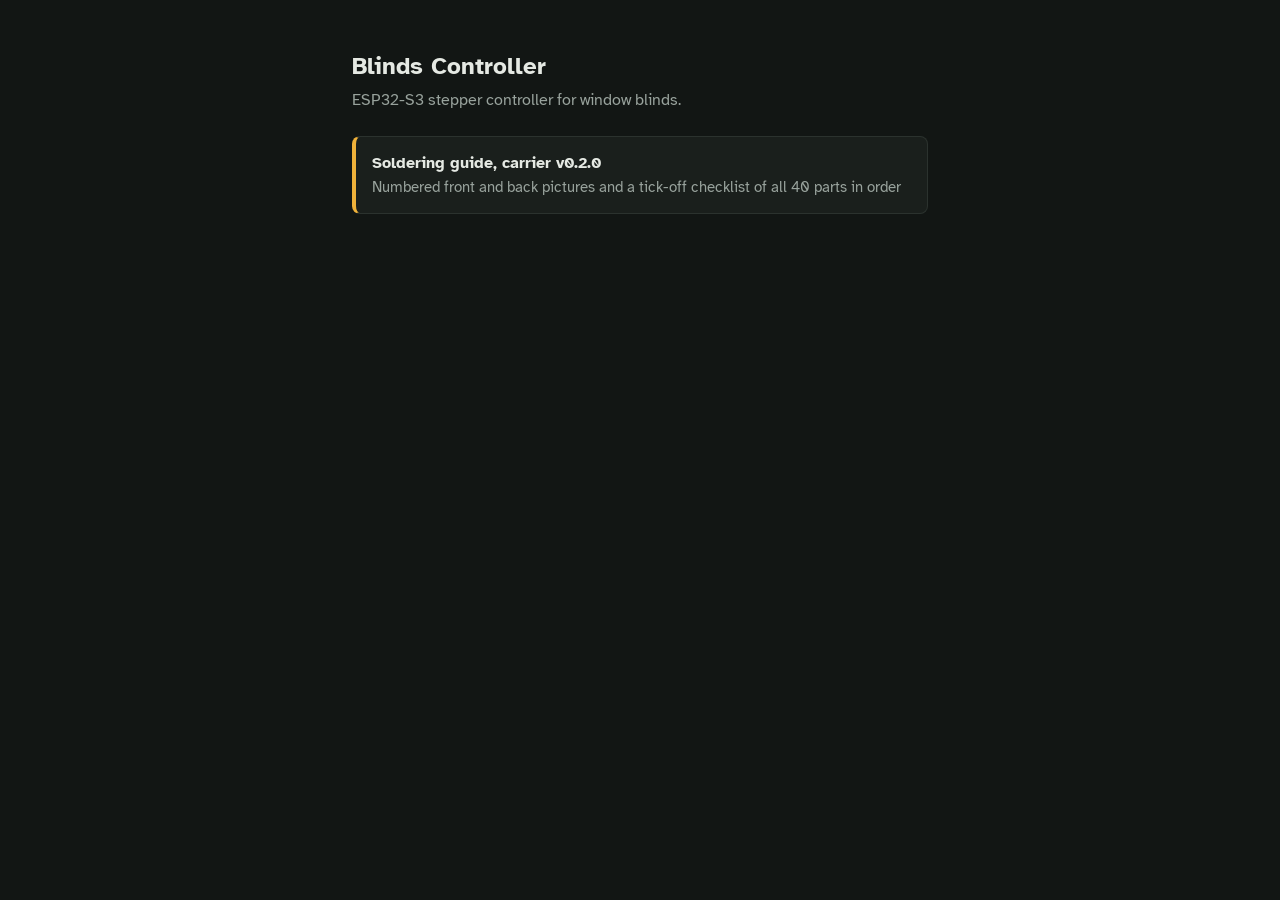
<file: docs/index.html>
<!doctype html>
<html lang="en">
<head>
<meta charset="utf-8">
<meta name="viewport" content="width=device-width, initial-scale=1">
<title>Blinds Controller</title>
<link rel="icon" href="favicon.svg" type="image/svg+xml">
<link rel="preconnect" href="https://fonts.googleapis.com">
<link rel="preconnect" href="https://fonts.gstatic.com" crossorigin>
<link rel="stylesheet" href="https://fonts.googleapis.com/css2?family=Atkinson+Hyperlegible:wght@400;700&display=swap">
<style>
/* Same palette as the soldering checklist (dark only) */
:root { --bg: #121614; --surface: #1a1f1c; --ink: #e5e9e3; --muted: #98a29c; --line: #2b322e; --accent: #f0b23a;
        --font: "Atkinson Hyperlegible", "Segoe UI", system-ui, sans-serif; color-scheme: dark; }   /* always dark */
body { margin: 0; background: var(--bg); color: var(--ink); font: 16px/1.5 var(--font); }
main { max-width: 36rem; margin: 0 auto; padding: 48px max(16px, env(safe-area-inset-left, 0px)); }
h1 { font-size: 1.5rem; margin: 0 0 4px; }
p { color: var(--muted); margin: 0 0 24px; }
a.card { display: block; background: var(--surface); border: 1px solid var(--line); border-left: 4px solid var(--accent);
         border-radius: 8px; padding: 14px 16px; color: inherit; text-decoration: none; }
a.card:hover, a.card:focus-visible { border-color: var(--accent); outline: none; }
a.card strong { display: block; }
a.card span { color: var(--muted); font-size: .92rem; }
</style>
</head>
<body>
<main>
  <h1>Blinds Controller</h1>
  <p>ESP32-S3 stepper controller for window blinds.</p>
  <a class="card" href="soldering-guide-v0.2.0/">
    <strong>Soldering guide, carrier v0.2.0</strong>
    <span>Numbered front and back pictures and a tick-off checklist of all 40 parts in order</span>
  </a>
</main>
</body>
</html>
</file>
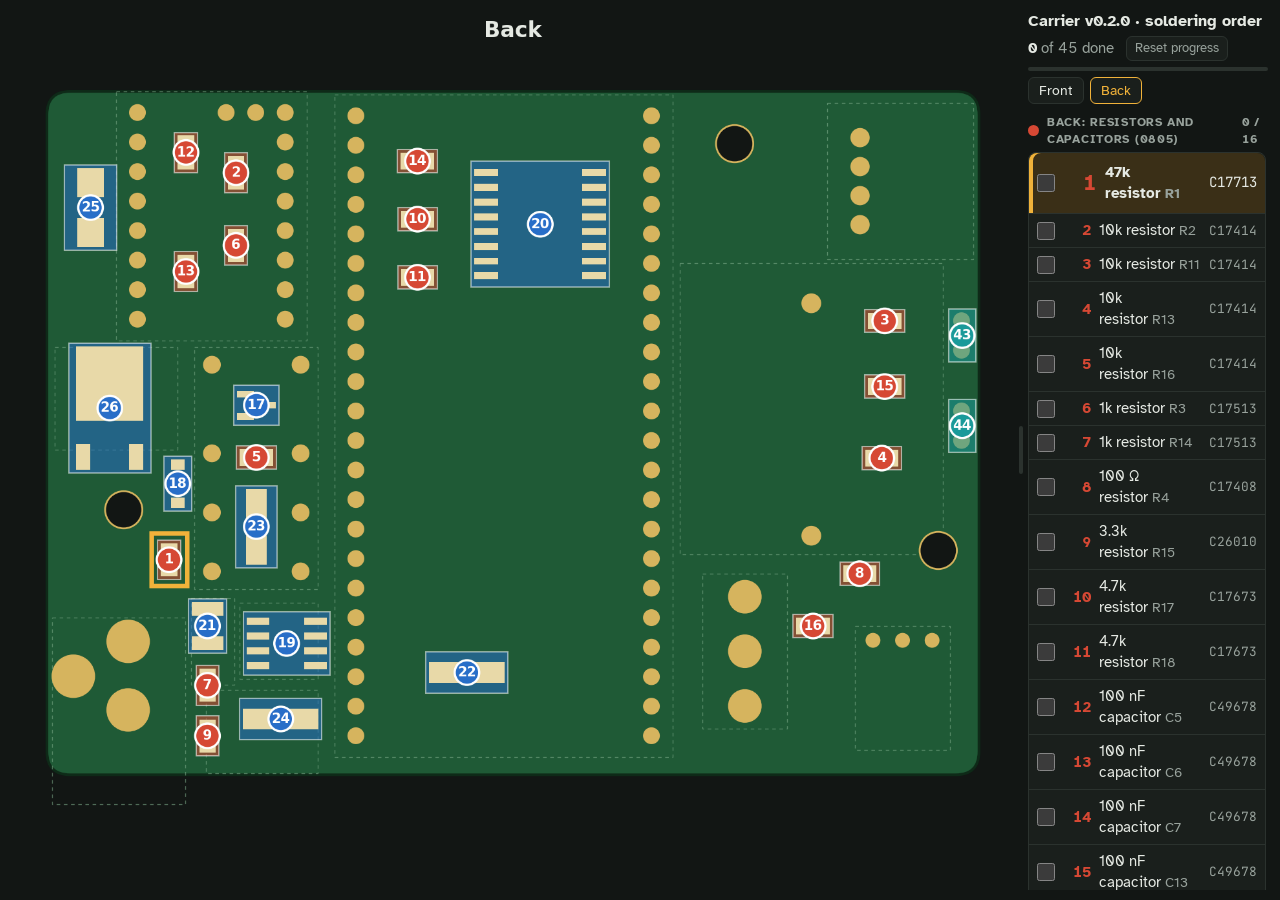
<file: docs/soldering-guide-v0.2.0/index.html>
<!doctype html>
<html lang="en">
<head>
<meta charset="utf-8">
<meta name="viewport" content="width=device-width, initial-scale=1, viewport-fit=cover">
<title>Carrier v0.2.0 Soldering</title>
<link rel="icon" href="../favicon.svg" type="image/svg+xml">
<link rel="preconnect" href="https://fonts.googleapis.com">
<link rel="preconnect" href="https://fonts.gstatic.com" crossorigin>
<link rel="stylesheet" href="https://fonts.googleapis.com/css2?family=Atkinson+Hyperlegible:wght@400;700&family=JetBrains+Mono:wght@500&display=swap">
<style>
/* Layout: the page always fits the window. A script measures it and puts the board picture either beside the
   checklist or above it, whichever gives the bigger picture while the list keeps a readable minimum
   (about 240 px wide beside it, or the next part plus two rows below it). Leftover space goes to the list.
   The divider between picture and list can be dragged (or moved with the arrow keys; double-click resets it). */
:root {
  --bg: #121614;         /* always dark: near-black with a faint green bias toward the solder mask */
  --surface: #1a1f1c;
  --ink: #e5e9e3;
  --muted: #98a29c;
  --line: #2b322e;
  --next: #f0b23a;       /* the one thing to look at: the next part */
  --next-soft: #3a2f17;
  --done-ink: #5e6762;
  color-scheme: dark;
  --g-red: #d64834; --g-blue: #286ec8; --g-green: #28965a; --g-purple: #8250aa; --g-amber: #d08a1c; --g-teal: #1a9a9a;   /* badge colours on the pictures */
  --font-body: "Atkinson Hyperlegible", "Segoe UI", system-ui, sans-serif;
  --font-mono: "JetBrains Mono", ui-monospace, "SF Mono", Menlo, monospace;
  --imgw: 600px; --imgh: 505px;   /* set by the script */
}

html, body { height: 100%; overflow: hidden; }
:root { padding-top: env(safe-area-inset-top, 0px); padding-bottom: env(safe-area-inset-bottom, 0px); box-sizing: border-box; }
body { margin: 0; }
img { max-width: 100%; }
[hidden] { display: none !important; }
body { background: var(--bg); color: var(--ink); font: 15px/1.4 var(--font-body); }
.app { height: 100%; box-sizing: border-box; display: grid; gap: 10px 14px;
       padding-left: max(12px, env(safe-area-inset-left, 0px)); padding-right: max(12px, env(safe-area-inset-right, 0px));
       padding-block: 10px; }
.app { --split: 14px; }
.app.side  { column-gap: 0; grid-template-columns: var(--imgw) var(--split) minmax(0, 1fr); grid-template-rows: auto minmax(0, 1fr);
             grid-template-areas: "pic split head" "pic split list"; }
.app.stack { row-gap: 0; grid-template-columns: minmax(0, 1fr); grid-template-rows: auto var(--imgh) var(--split) minmax(0, 1fr);
             grid-template-areas: "head" "pic" "split" "list"; }
.app.stack .head { margin-bottom: 10px; }

/* the draggable divider: a grip in the gap, with a wider invisible hit area for fingers */
.splitter { grid-area: split; position: relative; touch-action: none; display: flex; align-items: center; justify-content: center; outline: none; }
.app.side .splitter { cursor: col-resize; }
.app.stack .splitter { cursor: row-resize; }
.splitter::before { content: ""; position: absolute; }
.app.side .splitter::before { inset: 0 -6px; }
.app.stack .splitter::before { inset: -8px 0; }
.splitter::after { content: ""; border-radius: 2px; background: var(--line); transition: background .15s; }
.app.side .splitter::after { width: 4px; height: 48px; }
.app.stack .splitter::after { width: 48px; height: 4px; }
.splitter:hover::after, .splitter:focus-visible::after, .app.dragging .splitter::after { background: var(--next); }
.app.dragging { user-select: none; -webkit-user-select: none; }
.app.dragging.side { cursor: col-resize; }
.app.dragging.stack { cursor: row-resize; }

.head { grid-area: head; display: flex; flex-direction: column; gap: 6px; min-width: 0; }
.head .top { display: flex; align-items: baseline; justify-content: space-between; gap: 4px 12px; flex-wrap: wrap; }
h1 { font-size: 1rem; margin: 0; text-wrap: balance; }
.progress { color: var(--muted); font-variant-numeric: tabular-nums; white-space: nowrap; }
.progress b { color: var(--ink); }
.bar { height: 4px; background: var(--line); border-radius: 2px; overflow: hidden; }
.bar > div { height: 100%; width: 0; background: var(--next); transition: width .25s; }

/* the picture box always has the picture's exact proportions (size set by the script), so nothing stretches */
.pic { grid-area: pic; position: relative; width: var(--imgw); height: var(--imgh); justify-self: center; align-self: start;
       border-radius: 6px; overflow: hidden; }
.pic .face { position: absolute; inset: 0; }
.pic .face img, .pic .face svg { position: absolute; inset: 0; width: 100%; height: 100%; display: block; }
.done-layer { opacity: .55; }    /* one translucent layer, so overlapping shapes do not darken twice */
.pic .done-mark { fill: #000; }
.pic .target { fill: none; stroke: var(--next); stroke-width: 7; }
.pic .target.pulse { animation: pulse 1.4s ease-in-out infinite; }
.pic .preview { fill: none; stroke: #ffffff; stroke-width: 5; stroke-dasharray: 14 10; }
@keyframes pulse { 50% { stroke-opacity: .35; } }
@media (prefers-reduced-motion: reduce) { .pic .target.pulse { animation: none; } }

button { font: inherit; color: inherit; cursor: pointer; }
.btn { background: var(--surface); border: 1px solid var(--line); border-radius: 6px; padding: 6px 12px; }
.btn:focus-visible, .row:focus-visible, .row input:focus-visible { outline: 2px solid var(--next); outline-offset: 2px; }

/* checklist */
.list { grid-area: list; container: parts / inline-size; position: relative; overflow-y: auto; overscroll-behavior: contain; min-height: 0; min-width: 0;
        padding-right: 2px; display: flex; flex-direction: column; gap: 14px; }
.group h2 { font-size: .74rem; letter-spacing: .06em; text-transform: uppercase; color: var(--muted); margin: 0 0 5px;
            display: flex; align-items: center; gap: 8px; }
.group h2 .chip { width: 11px; height: 11px; border-radius: 50%; background: var(--c); flex: none; }
.group h2 .count { margin-left: auto; font-variant-numeric: tabular-nums; letter-spacing: 0; text-transform: none; }
/* a paragraph between two groups (the power checks) */
.note { border-left: 3px solid var(--next); padding: 2px 0 2px 12px; font-size: .92rem; }
.note h2 { font-size: .74rem; letter-spacing: .06em; text-transform: uppercase; color: var(--muted); margin: 0 0 4px; }
.note p, .note ul { margin: 0 0 6px; }
.note ul { padding-left: 18px; }
.note li { margin-bottom: 2px; }
.rows { background: var(--surface); border: 1px solid var(--line); border-radius: 8px; }
.row { display: grid; grid-template-columns: 22px 2.4ch minmax(0, 1fr) auto; gap: 0 8px; align-items: center;
       padding: 6px 8px; border-top: 1px solid var(--line); cursor: pointer; }
.row:first-child { border-top: 0; border-radius: 8px 8px 0 0; }
.row:last-child { border-radius: 0 0 8px 8px; }
.row input { width: 18px; height: 18px; margin: 0; accent-color: var(--next); cursor: pointer; }
.row .n { font-weight: 700; color: var(--c); text-align: right; font-variant-numeric: tabular-nums; }
.row .name { min-width: 0; }
.row .ref { color: var(--muted); font-size: .85rem; margin-left: 4px; }
.row .orient { display: block; color: var(--muted); font-size: .86rem; line-height: 1.3; margin-top: 1px; }
.row .lcsc { font-family: var(--font-mono); font-size: .8rem; color: var(--muted); white-space: nowrap; text-align: right; }
/* in a thin list, two-part numbers (DevKit sockets) stack instead of widening the column */
@container parts (max-width: 420px) { .row .lcsc .pn { display: block; } .row .lcsc .plus { display: none; } }
.row.done .name, .row.done .lcsc, .row.done .n, .row.done .orient { color: var(--done-ink); }
.row.done .name { text-decoration: line-through; text-decoration-color: var(--line); }
.row:hover:not(.is-next) { background: color-mix(in srgb, var(--next-soft) 45%, transparent); }
/* the next row is the next-part card */
.row.is-next { background: var(--next-soft); box-shadow: inset 4px 0 0 var(--next); padding: 9px 8px; grid-template-columns: 22px 3ch minmax(0, 1fr) auto; }
.row.is-next .n { font-size: 1.35rem; }
.row.is-next .name { font-weight: 700; }
.row.is-next .orient { color: var(--ink); font-size: .92rem; font-weight: 400; }
.row.is-next .lcsc { color: var(--ink); font-size: .88rem; }
.sides { display: flex; gap: 6px; align-items: center; flex-wrap: wrap; }
.sides .btn { padding: 3px 10px; font-size: .88rem; }
.sides .btn[aria-pressed="true"] { border-color: var(--next); color: var(--next); }
/* shown on the picture, under its title, only when the next part is on the other side; flashes with the outline */
.flip-hint { position: absolute; left: 50%; top: 4.6%; transform: translateX(-50%); z-index: 2; white-space: nowrap;
             color: #fff; font-weight: 700; font-size: clamp(.72rem, 1.6vw, .95rem); padding-bottom: 2px;
             border-bottom: 3px solid var(--next); animation: hintpulse 1.4s ease-in-out infinite; }
@keyframes hintpulse { 50% { border-bottom-color: color-mix(in srgb, var(--next) 35%, transparent); } }
@media (prefers-reduced-motion: reduce) { .flip-hint { animation: none; } }
.row .side { font-size: .72rem; letter-spacing: .04em; text-transform: uppercase; color: var(--muted); border: 1px solid var(--line);
             border-radius: 4px; padding: 0 4px; margin-left: 6px; vertical-align: 1px; }
.btn.small { padding: 2px 8px; font-size: .82rem; margin-left: 8px; vertical-align: 1px; }
.btn.armed { border-color: var(--g-red); color: var(--g-red); }
</style>
</head>
<body>

<div class="app side" id="app">
  <div class="head" id="head">
    <div class="top">
      <h1>Carrier v0.2.0 · soldering order</h1>
      <span class="progress"><b id="doneCount">0</b> of <span id="total">45</span> done
        <button class="btn small" id="resetBtn" type="button">Reset progress</button></span>
    </div>
    <div class="bar" aria-hidden="true"><div id="barFill"></div></div>
    <div class="sides"><button class="btn" id="sideF" type="button" aria-pressed="false">Front</button>
      <button class="btn" id="sideB" type="button" aria-pressed="false">Back</button></div>
  </div>
  <div class="pic" id="pic">
    <div class="face" id="faceF"><img src="v0.2.0_front.png" alt="v0.2.0 front with its parts numbered in soldering order">
      <svg viewBox="0 0 1550 1256" aria-hidden="true"><g class="done-layer" id="doneF"></g><rect id="previewF" class="preview" hidden></rect><rect id="targetF" class="target pulse" hidden></rect></svg></div>
    <div class="flip-hint" id="sideHint" hidden>Next part is on the opposite side</div>
    <div class="face" id="faceB" hidden><img src="v0.2.0_back.png" alt="v0.2.0 back, mirrored as seen when soldering it, with its parts numbered in soldering order">
      <svg viewBox="0 0 1550 1256" aria-hidden="true"><g class="done-layer" id="doneB"></g><rect id="previewB" class="preview" hidden></rect><rect id="targetB" class="target pulse" hidden></rect></svg></div>
  </div>
  <div class="splitter" id="splitter" role="separator" tabindex="0" aria-label="Resize the picture" aria-controls="pic"
       aria-valuemin="0" aria-valuemax="100" aria-valuenow="50" title="Drag to resize; double-click to reset"></div>
  <section class="list" id="list" aria-label="Parts in soldering order" aria-live="polite"></section>
</div>

<script>
const GROUPS = [{"key": "red", "title": "Back: resistors and capacitors (0805)", "side": "B", "items": [{"n": 1, "ref": "R1", "name": "47k resistor", "lcsc": "C17713", "orient": "", "side": "B", "box": [225.4, 820.7, 35.1, 61.4], "label": "R1"}, {"n": 2, "ref": "R2", "name": "10k resistor", "lcsc": "C17414", "orient": "", "side": "B", "box": [328.9, 221.3, 35.1, 61.4], "label": "R2"}, {"n": 3, "ref": "R11", "name": "10k resistor", "lcsc": "C17414", "orient": "", "side": "B", "box": [1319.3, 463.9, 61.4, 35.1], "label": "R11"}, {"n": 4, "ref": "R13", "name": "10k resistor", "lcsc": "C17414", "orient": "", "side": "B", "box": [1314.8, 676.4, 61.4, 35.1], "label": "R13"}, {"n": 5, "ref": "R16", "name": "10k resistor", "lcsc": "C17414", "orient": "", "side": "B", "box": [347.3, 675.4, 61.4, 35.1], "label": "R16"}, {"n": 6, "ref": "R3", "name": "1k resistor", "lcsc": "C17513", "orient": "", "side": "B", "box": [328.9, 333.8, 35.1, 61.4], "label": "R3"}, {"n": 7, "ref": "R14", "name": "1k resistor", "lcsc": "C17513", "orient": "", "side": "B", "box": [284.8, 1015.1, 35.1, 61.4], "label": "R14"}, {"n": 8, "ref": "R4", "name": "100 Ω resistor", "lcsc": "C17408", "orient": "", "side": "B", "box": [1280.6, 855.4, 61.4, 35.1], "label": "R4"}, {"n": 9, "ref": "R15", "name": "3.3k resistor", "lcsc": "C26010", "orient": "", "side": "B", "box": [284.8, 1093.4, 35.1, 61.4], "label": "R15"}, {"n": 10, "ref": "R17", "name": "4.7k resistor", "lcsc": "C17673", "orient": "", "side": "B", "box": [596.6, 306.4, 61.4, 35.1], "label": "R17"}, {"n": 11, "ref": "R18", "name": "4.7k resistor", "lcsc": "C17673", "orient": "", "side": "B", "box": [596.6, 396.4, 61.4, 35.1], "label": "R18"}, {"n": 12, "ref": "C5", "name": "100 nF capacitor", "lcsc": "C49678", "orient": "", "side": "B", "box": [251.0, 189.5, 36.2, 62.1], "label": "C5"}, {"n": 13, "ref": "C6", "name": "100 nF capacitor", "lcsc": "C49678", "orient": "", "side": "B", "box": [251.0, 373.9, 36.2, 62.1], "label": "C6"}, {"n": 14, "ref": "C7", "name": "100 nF capacitor", "lcsc": "C49678", "orient": "", "side": "B", "box": [596.2, 215.9, 62.1, 36.2], "label": "C7"}, {"n": 15, "ref": "C13", "name": "100 nF capacitor", "lcsc": "C49678", "orient": "", "side": "B", "box": [1318.9, 565.1, 62.1, 36.2], "label": "C13"}, {"n": 16, "ref": "C8", "name": "4.7 µF capacitor", "lcsc": "C1779", "orient": "", "side": "B", "box": [1208.2, 935.9, 62.1, 36.2], "label": "C8"}]}, {"key": "blue", "title": "Back: chips, diodes and transistors", "side": "B", "items": [{"n": 17, "ref": "Q2", "name": "2N7002 transistor (SOT-23)", "lcsc": "C8545", "orient": "Single leg on the right", "side": "B", "box": [342.8, 580.9, 70.4, 62.1], "label": "Q2"}, {"n": 18, "ref": "D2", "name": "15 V zener (SOD-123)", "lcsc": "C2126", "orient": "Band (−) down", "side": "B", "box": [235.3, 690.8, 42.3, 85.5], "label": "D2"}, {"n": 19, "ref": "U2", "name": "XL1509 buck regulator (SOIC-8)", "lcsc": "C74192", "orient": "Pin 1 dot top-left", "side": "B", "box": [357.7, 931.9, 134.1, 98.1], "label": "U2"}, {"n": 20, "ref": "U5", "name": "DS3231 clock (SOIC-16)", "lcsc": "C9866", "orient": "Pin 1 dot top-left", "side": "B", "box": [710.0, 234.1, 214.4, 195.3], "label": "U5"}, {"n": 21, "ref": "C14", "name": "10 µF 50 V capacitor (1210)", "lcsc": "C138687", "orient": "", "side": "B", "box": [273.1, 912.1, 58.5, 83.7], "label": "C14"}, {"n": 22, "ref": "D4", "name": "SS14 diode (5 V path)", "lcsc": "C2480", "orient": "Band (−) to the left", "side": "B", "box": [640.3, 994.1, 126.9, 63.9], "label": "D4"}, {"n": 23, "ref": "D6", "name": "SS14 diode (relay coil)", "lcsc": "C2480", "orient": "Band (−) down", "side": "B", "box": [346.0, 736.6, 63.9, 126.9], "label": "D6"}, {"n": 24, "ref": "D5", "name": "SS16 diode (buck)", "lcsc": "C2481", "orient": "Band (−) to the left", "side": "B", "box": [352.3, 1066.0, 126.9, 63.9], "label": "D5"}, {"n": 25, "ref": "D1", "name": "24 V TVS (SMB)", "lcsc": "C83268", "orient": "Either way round (bidirectional)", "side": "B", "box": [80.5, 239.8, 81.9, 132.3], "label": "D1"}, {"n": 26, "ref": "Q1", "name": "P-channel MOSFET (DPAK)", "lcsc": "C513222", "orient": "Big tab up, two legs down", "side": "B", "box": [87.8, 516.1, 126.9, 200.7], "label": "Q1"}]}, {"key": "green", "title": "Front: fuse, inductor, electrolytic capacitors", "side": "F", "items": [{"n": 27, "ref": "L1", "name": "68 µH inductor", "lcsc": "C168091", "orient": "", "side": "F", "box": [1076.4, 918.0, 121.5, 117.9], "label": "L1"}, {"n": 28, "ref": "F1", "name": "3 A fuse", "lcsc": "C178991", "orient": "", "side": "F", "box": [1206.0, 910.8, 66.8, 133.7], "label": "F1"}, {"n": 29, "ref": "C16", "name": "220 µF 10 V capacitor", "lcsc": "C7469982", "orient": "+ pad on the left, black stripe (−) right", "side": "F", "box": [1076.4, 1053.0, 173.7, 128.7], "label": "C16"}, {"n": 30, "ref": "C4", "name": "100 µF 50 V capacitor", "lcsc": "C178548", "orient": "+ pad on the left, black stripe (−) right", "side": "F", "box": [1294.2, 522.0, 189.9, 159.3], "label": "C4"}]}, {"key": "purple", "title": "Front: through-hole parts", "side": "F", "items": [{"n": 31, "ref": "U6", "name": "IR receiver", "lcsc": "C141632", "orient": "Stand it with the lens toward the top of the board, then down into the square. OUT leg on the right", "side": "F", "box": [99.0, 954.0, 146.7, 191.7], "label": "U6"}, {"n": 32, "ref": "J2", "name": "Motor connector (right angle)", "lcsc": "C157925", "orient": "Opening toward the left edge", "side": "F", "box": [63.0, 144.0, 226.1, 242.1], "label": "J2"}, {"n": 33, "ref": "BT1", "name": "CR2032 holder", "lcsc": "C5239862", "orient": "+ clip at the bottom", "side": "F", "box": [109.8, 392.4, 407.2, 450.9], "label": "BT1"}, {"n": 34, "ref": "S1", "name": "Toggle switch", "lcsc": "C55072606", "orient": "Either way round; the lever flips up and down", "side": "F", "box": [351.0, 873.0, 130.5, 240.3], "label": "S1"}, {"n": 35, "ref": "K1", "name": "Relay", "lcsc": "C18198081", "orient": "Pin 1 / coil end (marked) at the top", "side": "F", "box": [1076.4, 522.0, 191.3, 375.3], "label": "K1"}, {"n": 36, "ref": "J1", "name": "Power jack", "lcsc": "C381115", "orient": "", "side": "F", "box": [1281.6, 941.4, 206.1, 288.9], "label": "J1"}]}, {"note": "", "blocks": [["p", "Check the power supply before the modules go on, while a wrong voltage can't damage them yet. Plug the 24 V supply's cord into J1. Set the multimeter to DC volts, keep the black probe on ground (C4's striped − pad) and touch the red probe to each point:"]], "items": []}, {"key": "check", "title": "Power check (24 V in)", "side": "F", "items": [{"n": 37, "ref": "C4", "name": "C4's + pad", "lcsc": "≈ 24 V", "orient": "", "side": "F", "box": [1294.2, 522.0, 189.9, 159.3], "label": "check"}, {"n": 38, "ref": "C16", "name": "C16's + pad", "lcsc": "5.1–5.5 V", "orient": "", "side": "F", "box": [1076.4, 1053.0, 173.7, 128.7], "label": "check"}, {"n": 39, "ref": "D4", "name": "D4's band end (back)", "lcsc": "4.8–5.5 V", "orient": "", "side": "B", "box": [640.3, 994.1, 126.9, 63.9], "label": "check"}]}, {"note": "", "blocks": [["p", "Unplug the cord before you solder the modules. If a reading was off:"], ["ul", ["C4 at 0 V: no power gets past Q1. Check F1, Q1, R1 and D2.", "C16 off: the 5 V regulator. Check U2, R14 (1k), R15 (3.3k), L1 and D5.", "D4 well below C16: check D4's direction (band to the left on the back)."]]], "items": []}, {"key": "amber", "title": "Front: modules", "side": "F", "items": [{"n": 40, "ref": "U4", "name": "TMC2209 StepStick, then its 9 × 9 × 5 mm heatsink", "lcsc": "on hand", "orient": "EN pin top-left (INDEX/DIAG pins along the top). Solder on its own pins; keep the heatsink inside the pin rows", "side": "F", "box": [1094.1, 125.7, 294.7, 386.1], "label": "U4"}, {"n": 41, "ref": "U3", "name": "ESP32-S3 DevKit", "lcsc": "on hand", "orient": "Antenna at the top, hanging past the edge; USB at the bottom. Solder on its own pins", "side": "F", "box": [527.7, 130.8, 523.3, 1026.2], "label": "U3"}]}, {"note": "", "blocks": [["p", "Plug the cord into J1 again. Black probe on ground, red probe on:"]], "items": []}, {"key": "check3v3", "title": "3.3 V check (24 V in)", "side": "F", "items": [{"n": 42, "ref": "U3", "name": "DevKit's 3V3 pin (top left)", "lcsc": "3.2–3.4 V", "orient": "", "side": "F", "box": [527.7, 130.8, 523.3, 1026.2], "label": "check"}]}, {"note": "", "blocks": [["p", "Unplug the cord before you go on. If the reading is low, or the DevKit gets warm, unplug at once: look for a short on the 3.3 V parts (U5, U6, C6, C7) or a solder bridge on the DevKit's pins."]], "items": []}, {"key": "teal", "title": "Back: Hall sensors", "side": "B", "items": [{"n": 43, "ref": "U7", "name": "Hall sensor A (top)", "lcsc": "C111925", "orient": "Insert into enclosure, then put board on top to get the right pin length. Chamfered side facing left.", "side": "B", "box": [1448.5, 463.1, 42.7, 82.1], "label": "U7"}, {"n": 44, "ref": "U8", "name": "Hall sensor B (bottom)", "lcsc": "C111925", "orient": "Same as U7", "side": "B", "box": [1448.5, 602.7, 42.7, 82.1], "label": "U8"}]}, {"note": "", "blocks": [["p", "Last, check that the motor relay keeps the motor disconnected when the board is off. Plug the motor into J2, with the 24 V cord and USB unplugged."]], "items": []}, {"key": "checkrelay", "title": "Relay check (nothing plugged in)", "side": "F", "items": [{"n": 45, "ref": "J2", "name": "Spin the motor shaft quickly by hand", "lcsc": "DevKit LEDs stay off", "orient": "", "side": "F", "box": [63.0, 144.0, 226.1, 242.1], "label": "check"}]}, {"note": "", "blocks": [["p", "If a DevKit LED lights, the spinning motor is powering the board through the driver, so K1 isn't opening: check that K1 is the right way round (pin 1 at the top) and for solder bridges between its pins."]], "items": []}, {"note": "Coin cell", "blocks": [["p", "Put a CR2032 in BT1, + side up, before running the firmware's bring-up test. The cell keeps the clock running while the board is off: the test sets the clock on its first run, and on the next run (after a minute or more with the board unplugged) checks that it kept time."]], "items": []}];
const COLORS = { check: "var(--muted)", check3v3: "var(--muted)", checkrelay: "var(--muted)", red: "var(--g-red)", blue: "var(--g-blue)", green: "var(--g-green)", purple: "var(--g-purple)", amber: "var(--g-amber)", teal: "var(--g-teal)" };
const KEY = "carrier-v0.2.0-solder-v1";
const ASPECT = 1550 / 1256;
const LIST_MIN_W = 240, LIST_MIN_H = 150;   // a readable list beside the picture / the next part plus two rows below it
const items = GROUPS.flatMap(g => g.items.map(it => ({ ...it, group: g.key })));
let done = new Set();
try { done = new Set(JSON.parse(localStorage.getItem(KEY) || "[]")); } catch (e) {}
const save = () => { try { localStorage.setItem(KEY, JSON.stringify([...done])); } catch (e) {} };

const $ = id => document.getElementById(id);
const esc = s => s.replace(/[&<>"]/g, c => ({ "&": "&amp;", "<": "&lt;", ">": "&gt;", '"': "&quot;" }[c]));
$("total").textContent = items.length;

$("list").innerHTML = GROUPS.map(g => g.blocks ? `
  <div class="note">${g.note ? `<h2>${esc(g.note)}</h2>` : ""}${g.blocks.map(([kind, body]) => kind === "p" ? `<p>${esc(body)}</p>` :
    `<ul>${body.map(b => `<li>${esc(b)}</li>`).join("")}</ul>`).join("")}</div>` : `
  <div class="group" data-side="${g.side}" style="--c:${COLORS[g.key]}">
    <h2><span class="chip"></span>${esc(g.title)}<span class="count" data-count="${g.key}"></span></h2>
    <div class="rows">${g.items.map(it => `
      <div class="row" id="row${it.n}" data-n="${it.n}" tabindex="-1">
        <input type="checkbox" id="chk${it.n}" aria-label="Done: ${it.n} ${esc(it.name)}">
        <span class="n">${it.n}</span>
        <span class="name">${esc(it.name)}${it.label ? `<span class="ref">${it.label}</span>` : ""}${it.orient ? `<span class="orient">${esc(it.orient)}</span>` : ""}</span>
        <span class="lcsc">${it.lcsc.split(" + ").map(c => `<span class="pn">${esc(c)}</span>`).join('<span class="plus"> + </span>')}</span>
      </div>`).join("")}
    </div>
  </div>`).join("");

// Pick the layout that gives the bigger picture, then size the picture box to its exact proportions.
// A size the reader dragged the divider to is kept per layout, as a share of the space, and clamped to fit.
const SPLIT = 14, GAP_Y = 10, PIC_MIN = 120, DRAG_LIST_MIN_W = 160, DRAG_LIST_MIN_H = 60;
const SPLIT_KEY = KEY + "-split";
let split = {};
try { split = JSON.parse(localStorage.getItem(SPLIT_KEY) || "{}") || {}; } catch (e) {}
const saveSplit = () => { try { localStorage.setItem(SPLIT_KEY, JSON.stringify(split)); } catch (e) {} };
let L = {};     // the last layout, for the divider
function layout() {
  const app = $("app"), cs = getComputedStyle(app);
  const W = app.clientWidth - parseFloat(cs.paddingLeft) - parseFloat(cs.paddingRight);
  const H = app.clientHeight - parseFloat(cs.paddingTop) - parseFloat(cs.paddingBottom);
  const headH = $("head").offsetHeight;
  const sideW = Math.max(0, Math.min(W - LIST_MIN_W - SPLIT, H * ASPECT));
  const stackW = Math.max(0, Math.min(W, (H - headH - LIST_MIN_H - GAP_Y - SPLIT) * ASPECT));
  const side = sideW >= stackW, mode = side ? "side" : "stack";
  // the space the picture shares with the list, along the divider's axis, and the picture's limits in it
  const span = side ? W - SPLIT : H - headH - GAP_Y - SPLIT;
  const maxW = side ? Math.min(W - DRAG_LIST_MIN_W - SPLIT, H * ASPECT)
                    : Math.min(W, (span - DRAG_LIST_MIN_H) * ASPECT);
  let w = side ? sideW : stackW;
  if (typeof split[mode] === "number") w = side ? split[mode] * span : split[mode] * span * ASPECT;
  w = Math.floor(Math.max(Math.min(PIC_MIN, maxW), Math.min(maxW, w)));
  app.classList.toggle("side", side); app.classList.toggle("stack", !side);
  app.style.setProperty("--imgw", w + "px"); app.style.setProperty("--imgh", Math.floor(w / ASPECT) + "px");
  const sp = $("splitter"), ext = side ? w : w / ASPECT;
  sp.setAttribute("aria-orientation", side ? "vertical" : "horizontal");
  sp.setAttribute("aria-valuenow", Math.round(100 * ext / Math.max(1, span)));
  L = { side, mode, span, ext };
}

// The divider: drag it, or focus it and use the arrow keys; double-click or Enter goes back to the automatic size
function setExtent(px) {      // the picture's width (beside) or height (above) in pixels
  split[L.mode] = px / Math.max(1, L.span); layout();
  split[L.mode] = L.ext / Math.max(1, L.span);   // store what fitted, so a later drag starts from what is seen
}
{
  const sp = $("splitter"); let grab = 0;
  sp.addEventListener("pointerdown", e => {
    if (e.button !== 0) return;
    e.preventDefault(); sp.setPointerCapture(e.pointerId); sp.focus({ preventScroll: true });
    const r = $("pic").getBoundingClientRect();
    grab = L.side ? e.clientX - r.right : e.clientY - r.bottom;    // where in the divider it was taken
    $("app").classList.add("dragging");
  });
  sp.addEventListener("pointermove", e => {
    if (!sp.hasPointerCapture(e.pointerId)) return;
    const r = $("pic").getBoundingClientRect();
    setExtent(L.side ? e.clientX - grab - r.left : e.clientY - grab - r.top);
  });
  const end = e => { if (!sp.hasPointerCapture(e.pointerId)) return;
    sp.releasePointerCapture(e.pointerId); $("app").classList.remove("dragging"); saveSplit(); };
  sp.addEventListener("pointerup", end); sp.addEventListener("pointercancel", end);
  const reset = () => { delete split[L.mode]; saveSplit(); layout(); };
  sp.addEventListener("dblclick", reset);
  sp.addEventListener("keydown", e => {
    const step = e.shiftKey ? 64 : 16;
    const d = { ArrowLeft: L.side ? -step : 0, ArrowRight: L.side ? step : 0, ArrowUp: L.side ? 0 : -step, ArrowDown: L.side ? 0 : step }[e.key];
    if (d) { e.preventDefault(); setExtent(L.ext + d); saveSplit(); }
    else if (e.key === "Enter") { e.preventDefault(); reset(); }
  });
}

const setBox = (el, it) => { const [x, y, w, h] = it.box, p = 10;
  el.setAttribute("x", x - p); el.setAttribute("y", y - p); el.setAttribute("width", w + 2 * p); el.setAttribute("height", h + 2 * p); };

// Which face is shown: the side of the next part, unless the reader picked one with the buttons
// SVG shapes have no .hidden property, so outlines are shown and hidden through the attribute
const vis = (el, on) => on ? el.removeAttribute("hidden") : el.setAttribute("hidden", "");
let shown = "F", manual = null;
const nextItem = () => items.find(it => !done.has(it.n));
function updateHint() {
  const next = nextItem();
  vis($("sideHint"), !!next && next.side !== shown);
}
// The picture follows the list: the side of the group at the top of the list's view
function sideFromScroll() {
  const l = $("list"), top = l.getBoundingClientRect().top + 24;
  for (const g of l.querySelectorAll(".group")) if (g.getBoundingClientRect().bottom > top) return g.dataset.side;
  return "F";
}
function showSide(side) {
  shown = side;
  $("faceF").hidden = side !== "F"; $("faceB").hidden = side !== "B";
  $("sideF").setAttribute("aria-pressed", side === "F"); $("sideB").setAttribute("aria-pressed", side === "B");
  updateHint();
}
function render(scroll) {
  const next = items.find(it => !done.has(it.n));
  items.forEach(it => {
    const row = $("row" + it.n);
    row.classList.toggle("done", done.has(it.n));
    row.classList.toggle("is-next", next === it);
    $("chk" + it.n).checked = done.has(it.n);
  });
  GROUPS.filter(g => !g.blocks).forEach(g => { const d = g.items.filter(it => done.has(it.n)).length;
    document.querySelector(`[data-count="${g.key}"]`).textContent = `${d} / ${g.items.length}`; });
  $("doneCount").textContent = done.size;
  $("barFill").style.width = (100 * done.size / items.length) + "%";
  for (const sd of ["F", "B"]) {
    $("done" + sd).innerHTML = items.filter(it => it.side === sd && done.has(it.n)).map(it => { const [x, y, w, h] = it.box;
      // the cover spans the part's outline plus its number badge, which is bigger than a small 0805 part
      const p = 8;    // a margin past the part's outline, so the cover reads as a rounded box around it
      return `<rect class="done-mark" x="${x - p}" y="${y - p}" width="${w + 2 * p}" height="${h + 2 * p}" rx="10"></rect>` +
             `<circle class="done-mark" cx="${x + w / 2}" cy="${y + h / 2}" r="25"></circle>`; }).join("");
    const t = $("target" + sd);
    if (next && next.side === sd) { setBox(t, next); vis(t, true); } else { vis(t, false); }
  }
  if (scroll) manual = null;
  if (!manual) showSide(sideFromScroll()); else updateHint();
  if (scroll && next) {
    // Scroll only the list: the next part near the top, with one finished row above it
    const list = $("list"), r = $("row" + next.n).getBoundingClientRect(), l = list.getBoundingClientRect();
    const top = list.scrollTop + r.top - l.top - 44;
    list.scrollTo({ top: Math.max(0, top), behavior: matchMedia("(prefers-reduced-motion: reduce)").matches ? "auto" : "smooth" });
  }
}
$("list").addEventListener("scroll", () => { if (!manual) showSide(sideFromScroll()); }, { passive: true });
$("list").addEventListener("wheel", () => { manual = null; }, { passive: true });
$("list").addEventListener("touchstart", () => { manual = null; }, { passive: true });
$("sideF").onclick = () => { manual = "F"; showSide("F"); };
$("sideB").onclick = () => { manual = "B"; showSide("B"); };

$("list").addEventListener("click", e => {
  const row = e.target.closest(".row"); if (!row) return;
  const n = +row.dataset.n, wasNext = row.classList.contains("is-next");
  done.has(n) ? done.delete(n) : done.add(n);
  save(); render(wasNext && done.has(n));   // scroll only when the highlighted part is ticked
});
$("list").addEventListener("mouseover", e => {
  const row = e.target.closest(".row"); vis($("previewF"), false); vis($("previewB"), false);
  if (!row || row.classList.contains("is-next")) { showSide(manual || sideFromScroll()); return; }
  const it = items.find(i => i.n === +row.dataset.n), pv = $("preview" + it.side);
  showSide(it.side); setBox(pv, it); vis(pv, true);
});
$("list").addEventListener("mouseleave", () => { vis($("previewF"), false); vis($("previewB"), false);
  showSide(manual || sideFromScroll()); });

// Reset progress: a second click within 3 s confirms
let armed = 0;
const resetLabel = b => { b.textContent = "Reset progress"; b.classList.remove("armed"); };
$("resetBtn").onclick = () => {
  const b = $("resetBtn");
  if (Date.now() - armed < 3000) { done.clear(); save(); render(true); resetLabel(b); armed = 0; return; }
  armed = Date.now(); b.textContent = "Click again to reset"; b.classList.add("armed");
  setTimeout(() => { if (Date.now() - armed >= 3000) resetLabel(b); }, 3100);
};

layout();
addEventListener("resize", () => { layout(); });
if (document.fonts) document.fonts.ready.then(layout);
render(true);
</script>
</body>
</html>
</file>
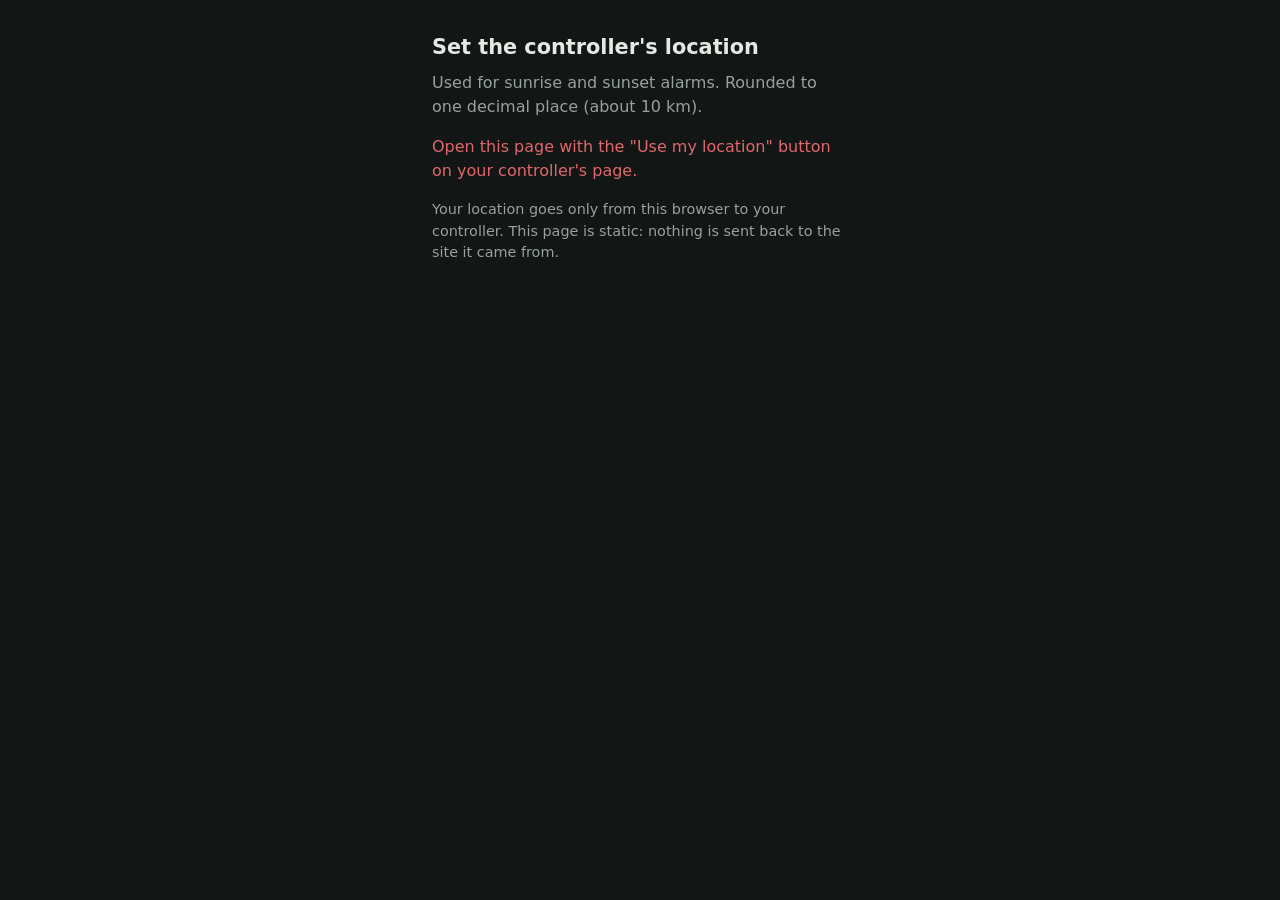
<file: docs/locate.html>
<!doctype html>
<html lang="en">
<head>
<meta charset="utf-8">
<meta name="viewport" content="width=device-width, initial-scale=1">
<title>Set Controller Location</title>
<link rel="icon" href="favicon.svg" type="image/svg+xml">
<style>
/* Opened by the controller's own page ("Use my location"). The controller serves plain http on the home network,
   where browsers don't allow location, so this https page asks for it and goes back to that page with it after
   the # (#lat=..&lon=..), which browsers never send to a server. There is no server code here. */
:root { --bg: #121614; --surface: #1a1f1c; --ink: #e5e9e3; --muted: #98a29c; --line: #2b322e; --accent: #f0b23a;
        --danger: #e0676d; color-scheme: dark; }
body { margin: 0; background: var(--bg); color: var(--ink); font: 16px/1.5 system-ui, -apple-system, "Segoe UI", sans-serif; }
main { max-width: 26rem; margin: 0 auto; padding: 32px 16px; }
h1 { font-size: 1.3rem; margin: 0 0 8px; }
p { color: var(--muted); margin: 0 0 16px; }
.box { background: var(--surface); border: 1px solid var(--line); border-radius: 12px; padding: 16px; margin-bottom: 16px; }
.coords { font-size: 1.6rem; font-variant-numeric: tabular-nums; color: var(--ink); margin: 0 0 4px; }
.small { font-size: .9rem; }
.error { color: var(--danger); }
a { color: var(--accent); }
button { display: block; width: 100%; padding: 14px; margin-bottom: 10px; border: 0; border-radius: 10px; font: inherit;
         font-weight: 700; cursor: pointer; background: var(--line); color: var(--ink); }
button.primary { background: var(--accent); color: #2a1d00; }
button:disabled { opacity: .5; cursor: default; }
[hidden] { display: none !important; }
</style>
</head>
<body>
<main>
  <h1>Set the controller's location</h1>
  <p>Used for sunrise and sunset alarms. Rounded to one decimal place (about 10 km).</p>

  <div class="box" id="found" hidden>
    <p class="coords" id="coords"></p>
    <p class="small"><span id="accuracy"></span> &middot; <a id="map" target="_blank" rel="noopener">Check on a map</a></p>
    <button class="primary" id="send"></button>
  </div>
  <p id="status"></p>
  <button id="retry" hidden>Try again</button>
  <button id="back" hidden>Back without sending</button>

  <p class="small">Your location goes only from this browser to your controller. This page is static: nothing is sent
    back to the site it came from.</p>
</main>
<script>
const $ = id => document.getElementById(id);
const status = (text, error) => { $("status").textContent = text; $("status").className = error ? "error" : ""; };

// Where to send the location: the controller page that opened this one, given as #return=<its address>.
// Only addresses on a home network are accepted, so another website can't use this page to learn where you are.
function homeNetwork(url) {
  if (url.protocol !== "http:" && url.protocol !== "https:") return false;
  const h = url.hostname;
  if (h === "localhost" || /^127\./.test(h) || /^10\./.test(h) || /^192\.168\./.test(h)) return true;
  if (/^172\.(1[6-9]|2\d|3[01])\./.test(h)) return true;
  if (/\.(lan|local|home|internal|home\.arpa)$/.test(h)) return true;
  return !h.includes(".") && !h.includes(":");   // a bare name like "blinds"
}
let target = null;
try {
  const r = new URLSearchParams(location.hash.slice(1)).get("return");
  if (r && homeNetwork(new URL(r))) target = new URL(r);
} catch (e) {}

let lat, lon;
function locate() {
  $("retry").hidden = true;
  if (!navigator.geolocation) return status("This browser can't give a location. Type it into the controller's page instead.", true);
  status("Asking the browser for your location…");
  navigator.geolocation.getCurrentPosition(p => {
    lat = Math.round(p.coords.latitude * 10) / 10;
    lon = Math.round(p.coords.longitude * 10) / 10;
    $("coords").textContent = `${lat}, ${lon}`;
    $("accuracy").textContent = `measured to ±${p.coords.accuracy < 1000 ? Math.round(p.coords.accuracy) + " m" : Math.round(p.coords.accuracy / 1000) + " km"}`;
    $("map").href = `https://www.openstreetmap.org/?mlat=${lat}&mlon=${lon}#map=10/${lat}/${lon}`;
    $("found").hidden = false;
    status("");
  }, e => {
    status(e.code === e.PERMISSION_DENIED
      ? "Location access was refused. Allow it for this site in the browser's settings, or type the location into the controller's page."
      : "The browser couldn't find your location (a computer without GPS needs the internet for this). " +
        "You can also type it into the controller's page.", true);
    $("retry").hidden = false;
  }, { enableHighAccuracy: false, timeout: 20000, maximumAge: 600000 });
}

// Back to the controller's page, with the location after the #
$("send").onclick = () => {
  location.href = new URL(`#lat=${lat}&lon=${lon}`, target).href;
};
$("retry").onclick = locate;
$("back").onclick = () => { location.href = target.href; };

if (target) {
  $("send").textContent = "Send to " + target.host;
  $("back").hidden = false;
  locate();
} else {
  status("Open this page with the \"Use my location\" button on your controller's page.", true);
}
</script>
</body>
</html>
</file>
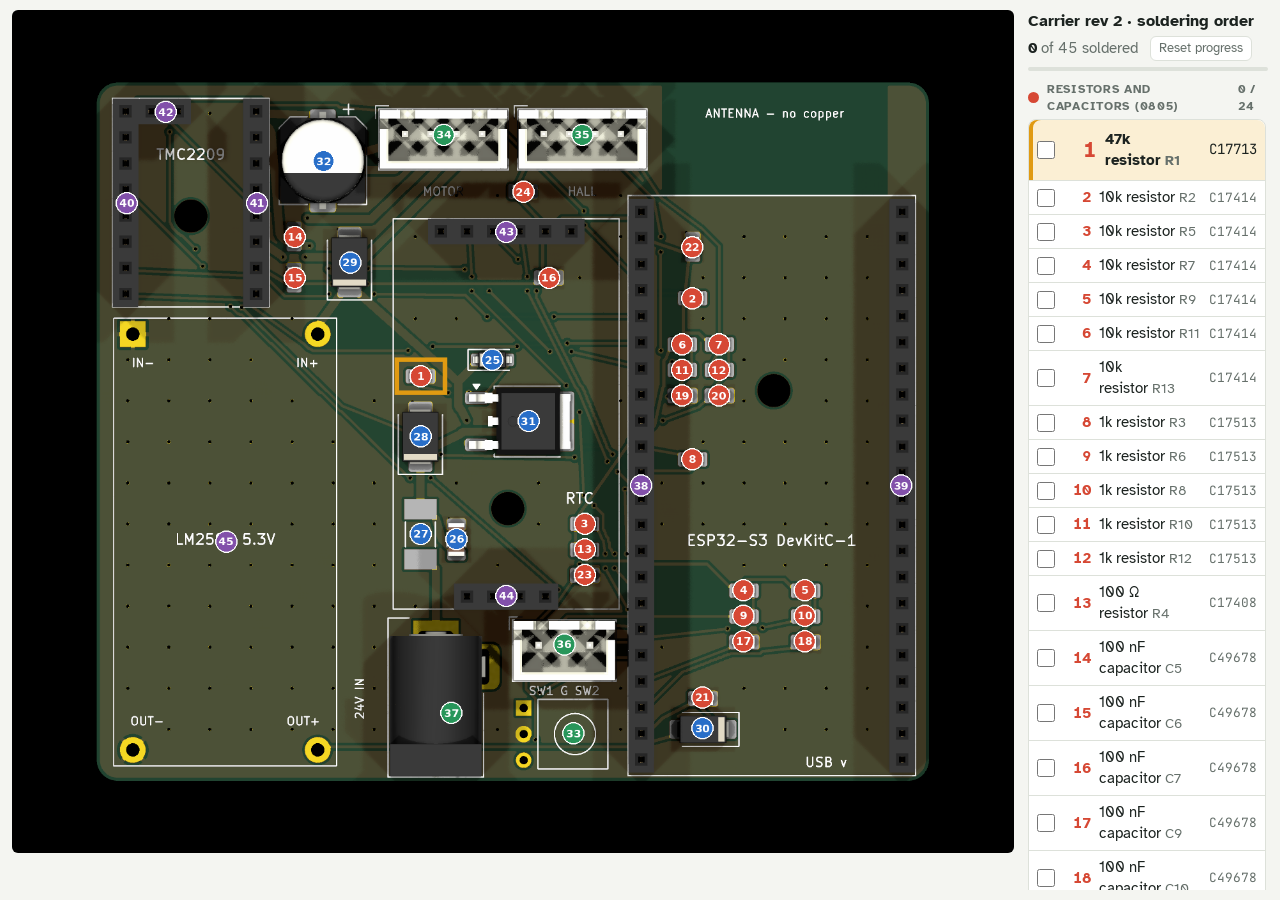
<file: carrier/docs/rev2_soldering_guide.html>
<!doctype html>
<html lang="en">
<head>
<meta charset="utf-8">
<meta name="viewport" content="width=device-width, initial-scale=1, viewport-fit=cover">
<title>Carrier Rev 2 Soldering</title>
<link rel="icon" href="favicon.svg" type="image/svg+xml">
<link rel="preconnect" href="https://fonts.googleapis.com">
<link rel="preconnect" href="https://fonts.gstatic.com" crossorigin>
<link rel="stylesheet" href="https://fonts.googleapis.com/css2?family=Atkinson+Hyperlegible:wght@400;700&family=JetBrains+Mono:wght@500&display=swap">
<style>
/* Layout: the page always fits the window. A script measures it and puts the board picture either beside the
   checklist or above it, whichever gives the bigger picture while the list keeps a readable minimum
   (about 240 px wide beside it, or the next part plus two rows below it). Leftover space goes to the list. */
:root {
  --bg: #f4f5f1;         /* bench paper, faint green bias toward the solder mask */
  --surface: #ffffff;
  --ink: #1c2320;
  --muted: #66706b;
  --line: #dde1da;
  --next: #e09a12;       /* the one thing to look at: the next part */
  --next-soft: #fbefd4;
  --done-ink: #9aa29d;
  --g-red: #d64834; --g-blue: #286ec8; --g-green: #28965a; --g-purple: #8250aa;   /* badge colours on the picture */
  --font-body: "Atkinson Hyperlegible", "Segoe UI", system-ui, sans-serif;
  --font-mono: "JetBrains Mono", ui-monospace, "SF Mono", Menlo, monospace;
  --imgw: 600px; --imgh: 505px;   /* set by the script */
}
@media (prefers-color-scheme: dark) { :root:not([data-theme="light"]) {
  --bg: #121614; --surface: #1a1f1c; --ink: #e5e9e3; --muted: #98a29c; --line: #2b322e;
  --next: #f0b23a; --next-soft: #3a2f17; --done-ink: #5e6762; color-scheme: dark } }
:root[data-theme="dark"] {
  --bg: #121614; --surface: #1a1f1c; --ink: #e5e9e3; --muted: #98a29c; --line: #2b322e;
  --next: #f0b23a; --next-soft: #3a2f17; --done-ink: #5e6762; color-scheme: dark }

html, body { height: 100%; overflow: hidden; }
:root { padding-top: env(safe-area-inset-top, 0px); padding-bottom: env(safe-area-inset-bottom, 0px); box-sizing: border-box; }
body { margin: 0; }
img { max-width: 100%; }
[hidden] { display: none !important; }
body { background: var(--bg); color: var(--ink); font: 15px/1.4 var(--font-body); }
.app { height: 100%; box-sizing: border-box; display: grid; gap: 10px 14px;
       padding-left: max(12px, env(safe-area-inset-left, 0px)); padding-right: max(12px, env(safe-area-inset-right, 0px));
       padding-block: 10px; }
.app.side  { grid-template-columns: var(--imgw) minmax(0, 1fr); grid-template-rows: auto minmax(0, 1fr);
             grid-template-areas: "pic head" "pic list"; }
.app.stack { grid-template-columns: minmax(0, 1fr); grid-template-rows: auto var(--imgh) minmax(0, 1fr);
             grid-template-areas: "head" "pic" "list"; }

.head { grid-area: head; display: flex; flex-direction: column; gap: 6px; min-width: 0; }
.head .top { display: flex; align-items: baseline; justify-content: space-between; gap: 4px 12px; flex-wrap: wrap; }
h1 { font-size: 1rem; margin: 0; text-wrap: balance; }
.progress { color: var(--muted); font-variant-numeric: tabular-nums; white-space: nowrap; }
.progress b { color: var(--ink); }
.bar { height: 4px; background: var(--line); border-radius: 2px; overflow: hidden; }
.bar > div { height: 100%; width: 0; background: var(--next); transition: width .25s; }

/* the picture box always has the picture's exact proportions (size set by the script), so nothing stretches */
.pic { grid-area: pic; position: relative; width: var(--imgw); height: var(--imgh); justify-self: center; align-self: start;
       border-radius: 6px; overflow: hidden; }
.pic img, .pic svg { position: absolute; inset: 0; width: 100%; height: 100%; display: block; }
.pic .done-mark { fill: rgba(0,0,0,.55); }
.pic .target { fill: none; stroke: var(--next); stroke-width: 7; }
.pic .target.pulse { animation: pulse 1.4s ease-in-out infinite; }
.pic .preview { fill: none; stroke: #ffffff; stroke-width: 5; stroke-dasharray: 14 10; }
@keyframes pulse { 50% { stroke-opacity: .35; } }
@media (prefers-reduced-motion: reduce) { .pic .target.pulse { animation: none; } }

button { font: inherit; color: inherit; cursor: pointer; }
.btn { background: var(--surface); border: 1px solid var(--line); border-radius: 6px; padding: 6px 12px; }
.btn:focus-visible, .row:focus-visible, .row input:focus-visible { outline: 2px solid var(--next); outline-offset: 2px; }

/* checklist */
.list { grid-area: list; container: parts / inline-size; position: relative; overflow-y: auto; overscroll-behavior: contain; min-height: 0; min-width: 0;
        padding-right: 2px; display: flex; flex-direction: column; gap: 14px; }
.group h2 { font-size: .74rem; letter-spacing: .06em; text-transform: uppercase; color: var(--muted); margin: 0 0 5px;
            display: flex; align-items: center; gap: 8px; }
.group h2 .chip { width: 11px; height: 11px; border-radius: 50%; background: var(--c); flex: none; }
.group h2 .count { margin-left: auto; font-variant-numeric: tabular-nums; letter-spacing: 0; text-transform: none; }
.rows { background: var(--surface); border: 1px solid var(--line); border-radius: 8px; }
.row { display: grid; grid-template-columns: 22px 2.4ch minmax(0, 1fr) auto; gap: 0 8px; align-items: center;
       padding: 6px 8px; border-top: 1px solid var(--line); cursor: pointer; }
.row:first-child { border-top: 0; border-radius: 8px 8px 0 0; }
.row:last-child { border-radius: 0 0 8px 8px; }
.row input { width: 18px; height: 18px; margin: 0; accent-color: var(--next); cursor: pointer; }
.row .n { font-weight: 700; color: var(--c); text-align: right; font-variant-numeric: tabular-nums; }
.row .name { min-width: 0; }
.row .ref { color: var(--muted); font-size: .85rem; margin-left: 4px; }
.row .orient { display: block; color: var(--muted); font-size: .86rem; line-height: 1.3; margin-top: 1px; }
.row .lcsc { font-family: var(--font-mono); font-size: .8rem; color: var(--muted); white-space: nowrap; text-align: right; }
/* in a thin list, two-part numbers (DevKit sockets) stack instead of widening the column */
@container parts (max-width: 420px) { .row .lcsc .pn { display: block; } .row .lcsc .plus { display: none; } }
.row.done .name, .row.done .lcsc, .row.done .n, .row.done .orient { color: var(--done-ink); }
.row.done .name { text-decoration: line-through; text-decoration-color: var(--line); }
.row:hover:not(.is-next) { background: color-mix(in srgb, var(--next-soft) 45%, transparent); }
/* the next row is the next-part card */
.row.is-next { background: var(--next-soft); box-shadow: inset 4px 0 0 var(--next); padding: 9px 8px; grid-template-columns: 22px 3ch minmax(0, 1fr) auto; }
.row.is-next .n { font-size: 1.35rem; }
.row.is-next .name { font-weight: 700; }
.row.is-next .orient { color: var(--ink); font-size: .92rem; font-weight: 400; }
.row.is-next .lcsc { color: var(--ink); font-size: .88rem; }
.btn.small { padding: 2px 8px; font-size: .82rem; margin-left: 8px; vertical-align: 1px; }
.btn.armed { border-color: var(--g-red); color: var(--g-red); }
</style>
</head>
<body>

<div class="app side" id="app">
  <div class="head" id="head">
    <div class="top">
      <h1>Carrier rev 2 · soldering order</h1>
      <span class="progress"><b id="doneCount">0</b> of <span id="total">45</span> soldered
        <button class="btn small" id="resetBtn" type="button">Reset progress</button></span>
    </div>
    <div class="bar" aria-hidden="true"><div id="barFill"></div></div>
  </div>
  <div class="pic" id="pic">
    <img src="rev2_solder_order.png" alt="Rev 2 board with every part numbered in soldering order">
    <svg viewBox="0 0 1568 1320" aria-hidden="true"><g id="doneMarks"></g><rect id="preview" class="preview" hidden></rect><rect id="target" class="target pulse"></rect></svg>
  </div>
  <section class="list" id="list" aria-label="Parts in soldering order" aria-live="polite"></section>
</div>

<script>
const GROUPS = [{"key": "red", "title": "Resistors and capacitors (0805)", "items": [{"ref": "R1", "name": "47k resistor", "lcsc": "C17713", "orient": "", "n": 1, "box": [612.1, 557.5, 55.4, 31.7], "label": "R1"}, {"ref": "R2", "name": "10k resistor", "lcsc": "C17414", "orient": "", "n": 2, "box": [1036.7, 435.5, 55.4, 32.0], "label": "R2"}, {"ref": "R5", "name": "10k resistor", "lcsc": "C17414", "orient": "", "n": 3, "box": [868.5, 788.2, 55.4, 31.7], "label": "R5"}, {"ref": "R7", "name": "10k resistor", "lcsc": "C17414", "orient": "", "n": 4, "box": [1116.9, 892.4, 55.3, 31.7], "label": "R7"}, {"ref": "R9", "name": "10k resistor", "lcsc": "C17414", "orient": "", "n": 5, "box": [1213.2, 892.4, 55.1, 31.7], "label": "R9"}, {"ref": "R11", "name": "10k resistor", "lcsc": "C17414", "orient": "", "n": 6, "box": [1020.7, 507.6, 55.4, 32.0], "label": "R11"}, {"ref": "R13", "name": "10k resistor", "lcsc": "C17414", "orient": "", "n": 7, "box": [1078.6, 507.6, 55.3, 32.0], "label": "R13"}, {"ref": "R3", "name": "1k resistor", "lcsc": "C17513", "orient": "", "n": 8, "box": [1036.7, 687.1, 55.4, 32.0], "label": "R3"}, {"ref": "R6", "name": "1k resistor", "lcsc": "C17513", "orient": "", "n": 9, "box": [1116.9, 932.4, 55.3, 31.7], "label": "R6"}, {"ref": "R8", "name": "1k resistor", "lcsc": "C17513", "orient": "", "n": 10, "box": [1213.2, 932.4, 55.1, 31.7], "label": "R8"}, {"ref": "R10", "name": "1k resistor", "lcsc": "C17513", "orient": "", "n": 11, "box": [1020.7, 547.7, 55.4, 32.0], "label": "R10"}, {"ref": "R12", "name": "1k resistor", "lcsc": "C17513", "orient": "", "n": 12, "box": [1078.6, 547.7, 55.3, 32.0], "label": "R12"}, {"ref": "R4", "name": "100 Ω resistor", "lcsc": "C17408", "orient": "", "n": 13, "box": [868.5, 828.3, 55.4, 31.7], "label": "R4"}, {"ref": "C5", "name": "100 nF capacitor", "lcsc": "C49678", "orient": "", "n": 14, "box": [426.3, 327.5, 32.9, 55.9], "label": "C5"}, {"ref": "C6", "name": "100 nF capacitor", "lcsc": "C49678", "orient": "", "n": 15, "box": [426.3, 391.4, 32.9, 56.1], "label": "C6"}, {"ref": "C7", "name": "100 nF capacitor", "lcsc": "C49678", "orient": "", "n": 16, "box": [812.2, 403.1, 55.8, 32.7], "label": "C7"}, {"ref": "C9", "name": "100 nF capacitor", "lcsc": "C49678", "orient": "", "n": 17, "box": [1116.7, 972.0, 55.9, 32.7], "label": "C9"}, {"ref": "C10", "name": "100 nF capacitor", "lcsc": "C49678", "orient": "", "n": 18, "box": [1212.7, 972.0, 56.1, 32.7], "label": "C10"}, {"ref": "C11", "name": "100 nF capacitor", "lcsc": "C49678", "orient": "", "n": 19, "box": [1020.5, 587.4, 55.8, 32.7], "label": "C11"}, {"ref": "C12", "name": "100 nF capacitor", "lcsc": "C49678", "orient": "", "n": 20, "box": [1078.1, 587.4, 55.9, 32.7], "label": "C12"}, {"ref": "C2", "name": "10 µF capacitor", "lcsc": "C15850", "orient": "", "n": 21, "box": [1052.6, 1060.2, 55.8, 32.7], "label": "C2"}, {"ref": "C3", "name": "10 µF capacitor", "lcsc": "C15850", "orient": "", "n": 22, "box": [1048.1, 343.5, 32.7, 55.9], "label": "C3"}, {"ref": "C8", "name": "4.7 µF capacitor", "lcsc": "C1779", "orient": "", "n": 23, "box": [868.3, 867.9, 55.8, 32.7], "label": "C8"}, {"ref": "C13", "name": "4.7 µF capacitor", "lcsc": "C1779", "orient": "", "n": 24, "box": [772.2, 268.4, 55.8, 32.9], "label": "C13"}]}, {"key": "blue", "title": "Diodes, fuse, MOSFET, bulk capacitor", "items": [{"ref": "D2", "name": "15 V zener", "lcsc": "C2126", "orient": "Band (−) to the left", "n": 25, "box": [713.5, 528.4, 76.9, 38.5], "label": "D2"}, {"ref": "C1", "name": "1 µF 100 V capacitor (1206)", "lcsc": "C13832", "orient": "", "n": 26, "box": [676.6, 790.6, 38.5, 75.0], "label": "C1"}, {"ref": "F1", "name": "3 A fuse", "lcsc": "C178991", "orient": "", "n": 27, "box": [609.7, 760.3, 60.3, 119.5], "label": "F1"}, {"ref": "D1", "name": "33 V TVS", "lcsc": "C2938921", "orient": "", "n": 28, "box": [602.9, 608.6, 73.7, 118.6], "label": "D1"}, {"ref": "D3", "name": "24 V TVS", "lcsc": "C224017", "orient": "Band (−) down", "n": 29, "box": [492.4, 336.1, 73.6, 118.6], "label": "D3"}, {"ref": "D4", "name": "SS14 diode", "lcsc": "C2480", "orient": "Band (−) to the right", "n": 30, "box": [1023.6, 1095.7, 113.8, 57.7], "label": "D4"}, {"ref": "Q1", "name": "MOSFET", "lcsc": "C513222", "orient": "Big tab on the big pad (right)", "n": 31, "box": [704.8, 586.9, 179.5, 113.8], "label": "Q1"}, {"ref": "C4", "name": "100 µF capacitor", "lcsc": "C178548", "orient": "+ pad at the top, black stripe (−) down", "n": 32, "box": [416.2, 152.0, 142.6, 169.5], "label": "C4"}]}, {"key": "green", "title": "Through-hole parts and connectors", "items": [{"ref": "U6", "name": "IR receiver", "lcsc": "C141632", "orient": "Lay it flat to the right, lens up; OUT leg in the square hole (top)", "n": 33, "box": [780.8, 1066.1, 171.3, 131.4], "label": "U6"}, {"ref": "J2", "name": "Motor connector", "lcsc": "C144395", "orient": "Square pad on the left", "n": 34, "box": [567.7, 148.7, 216.2, 109.8], "label": "J2"}, {"ref": "J4", "name": "Hall sensor connector", "lcsc": "C144395", "orient": "Square pad on the left", "n": 35, "box": [784.2, 148.7, 216.0, 109.8], "label": "J4"}, {"ref": "J3", "name": "Switch connector", "lcsc": "C144394", "orient": "Square pad on the left", "n": 36, "box": [776.2, 946.9, 176.0, 109.5], "label": "J3"}, {"ref": "J1", "name": "Power jack", "lcsc": "C381115", "orient": "Opening toward the bottom edge", "n": 37, "box": [584.5, 945.9, 184.3, 257.8], "label": "J1"}]}, {"key": "purple", "title": "Sockets and buck module", "items": [{"ref": "DEVKIT_L", "name": "DevKit left sockets, 1x20 + 1x02", "lcsc": "C2897383 + C2897365", "orient": "1x20 at the top; file the touching ends flat", "n": 38, "box": [963.5, 296.1, 41.7, 895.8], "label": ""}, {"ref": "DEVKIT_R", "name": "DevKit right sockets, 1x20 + 1x02", "lcsc": "C2897383 + C2897365", "orient": "1x20 at the top; file the touching ends flat", "n": 39, "box": [1370.5, 296.1, 41.7, 895.8], "label": ""}, {"ref": "STEP_L", "name": "StepStick left socket, 1x8", "lcsc": "C2897371", "orient": "", "n": 40, "box": [159.0, 139.0, 41.7, 326.9], "label": ""}, {"ref": "STEP_R", "name": "StepStick right socket, 1x8", "lcsc": "C2897371", "orient": "", "n": 41, "box": [362.6, 139.0, 41.7, 326.9], "label": ""}, {"ref": "STEP_TOP", "name": "StepStick INDEX/DIAG socket, 1x2", "lcsc": "C2897365", "orient": "", "n": 42, "box": [199.1, 139.0, 83.3, 41.7], "label": ""}, {"ref": "RTC6", "name": "DS3231 signal socket, 1x6", "lcsc": "C2897369", "orient": "", "n": 43, "box": [651.0, 326.5, 245.2, 41.7], "label": ""}, {"ref": "RTC4", "name": "DS3231 support socket, 1x4", "lcsc": "C2897367", "orient": "", "n": 44, "box": [691.1, 897.0, 165.1, 41.7], "label": ""}, {"ref": "U2", "name": "LM2596 module on 4 pins", "lcsc": "C2337", "orient": "IN− / IN+ at the top; IN− is the square pad, top-left", "n": 45, "box": [162.4, 483.6, 346.0, 697.1], "label": "U2"}]}];
const COLORS = { red: "var(--g-red)", blue: "var(--g-blue)", green: "var(--g-green)", purple: "var(--g-purple)" };
const KEY = "carrier-rev2-solder-v1";
const ASPECT = 1568 / 1320;
const LIST_MIN_W = 240, LIST_MIN_H = 150;   // a readable list beside the picture / the next part plus two rows below it
const items = GROUPS.flatMap(g => g.items.map(it => ({ ...it, group: g.key })));
let done = new Set();
try { done = new Set(JSON.parse(localStorage.getItem(KEY) || "[]")); } catch (e) {}
const save = () => { try { localStorage.setItem(KEY, JSON.stringify([...done])); } catch (e) {} };

const $ = id => document.getElementById(id);
const esc = s => s.replace(/[&<>"]/g, c => ({ "&": "&amp;", "<": "&lt;", ">": "&gt;", '"': "&quot;" }[c]));
$("total").textContent = items.length;

$("list").innerHTML = GROUPS.map(g => `
  <div class="group" style="--c:${COLORS[g.key]}">
    <h2><span class="chip"></span>${esc(g.title)}<span class="count" data-count="${g.key}"></span></h2>
    <div class="rows">${g.items.map(it => `
      <div class="row" id="row${it.n}" data-n="${it.n}" tabindex="-1">
        <input type="checkbox" id="chk${it.n}" aria-label="Soldered: ${it.n} ${esc(it.name)}">
        <span class="n">${it.n}</span>
        <span class="name">${esc(it.name)}${it.label ? `<span class="ref">${it.label}</span>` : ""}${it.orient ? `<span class="orient">${esc(it.orient)}</span>` : ""}</span>
        <span class="lcsc">${it.lcsc.split(" + ").map(c => `<span class="pn">${esc(c)}</span>`).join('<span class="plus"> + </span>')}</span>
      </div>`).join("")}
    </div>
  </div>`).join("");

// Pick the layout that gives the bigger picture, then size the picture box to its exact proportions.
function layout() {
  const app = $("app"), cs = getComputedStyle(app);
  const W = app.clientWidth - parseFloat(cs.paddingLeft) - parseFloat(cs.paddingRight);
  const H = app.clientHeight - parseFloat(cs.paddingTop) - parseFloat(cs.paddingBottom);
  const gapX = parseFloat(cs.columnGap) || 14, gapY = parseFloat(cs.rowGap) || 10, headH = $("head").offsetHeight;
  const sideW = Math.max(0, Math.min(W - LIST_MIN_W - gapX, H * ASPECT));
  const stackW = Math.max(0, Math.min(W, (H - headH - LIST_MIN_H - 2 * gapY) * ASPECT));
  const side = sideW >= stackW, w = Math.floor(side ? sideW : stackW);
  app.classList.toggle("side", side); app.classList.toggle("stack", !side);
  app.style.setProperty("--imgw", w + "px"); app.style.setProperty("--imgh", Math.floor(w / ASPECT) + "px");
}

const setBox = (el, it) => { const [x, y, w, h] = it.box, p = 10;
  el.setAttribute("x", x - p); el.setAttribute("y", y - p); el.setAttribute("width", w + 2 * p); el.setAttribute("height", h + 2 * p); };

function render(scroll) {
  const next = items.find(it => !done.has(it.n));
  items.forEach(it => {
    const row = $("row" + it.n);
    row.classList.toggle("done", done.has(it.n));
    row.classList.toggle("is-next", next === it);
    $("chk" + it.n).checked = done.has(it.n);
  });
  GROUPS.forEach(g => { const d = g.items.filter(it => done.has(it.n)).length;
    document.querySelector(`[data-count="${g.key}"]`).textContent = `${d} / ${g.items.length}`; });
  $("doneCount").textContent = done.size;
  $("barFill").style.width = (100 * done.size / items.length) + "%";
  $("doneMarks").innerHTML = items.filter(it => done.has(it.n)).map(it => { const [x, y, w, h] = it.box;
    return `<rect class="done-mark" x="${x}" y="${y}" width="${w}" height="${h}" rx="6"></rect>`; }).join("");
  const target = $("target");
  if (next) { setBox(target, next); target.hidden = false; } else { target.hidden = true; }
  if (scroll && next) {
    // Scroll only the list: the next part near the top, with one finished row above it
    const list = $("list"), r = $("row" + next.n).getBoundingClientRect(), l = list.getBoundingClientRect();
    const top = list.scrollTop + r.top - l.top - 44;
    list.scrollTo({ top: Math.max(0, top), behavior: matchMedia("(prefers-reduced-motion: reduce)").matches ? "auto" : "smooth" });
  }
}

$("list").addEventListener("click", e => {
  const row = e.target.closest(".row"); if (!row) return;
  const n = +row.dataset.n, wasNext = row.classList.contains("is-next");
  done.has(n) ? done.delete(n) : done.add(n);
  save(); render(wasNext && done.has(n));   // scroll only when the highlighted part is ticked
});
$("list").addEventListener("mouseover", e => {
  const row = e.target.closest(".row"), pv = $("preview");
  if (!row || row.classList.contains("is-next")) { pv.hidden = true; return; }
  setBox(pv, items.find(it => it.n === +row.dataset.n)); pv.hidden = false;
});
$("list").addEventListener("mouseleave", () => { $("preview").hidden = true; });

// Reset progress: a second click within 3 s confirms
let armed = 0;
const resetLabel = b => { b.textContent = "Reset progress"; b.classList.remove("armed"); };
$("resetBtn").onclick = () => {
  const b = $("resetBtn");
  if (Date.now() - armed < 3000) { done.clear(); save(); render(true); resetLabel(b); armed = 0; return; }
  armed = Date.now(); b.textContent = "Click again to reset"; b.classList.add("armed");
  setTimeout(() => { if (Date.now() - armed >= 3000) resetLabel(b); }, 3100);
};

layout();
addEventListener("resize", () => { layout(); });
if (document.fonts) document.fonts.ready.then(layout);
render(true);
</script>
</body>
</html>
</file>
